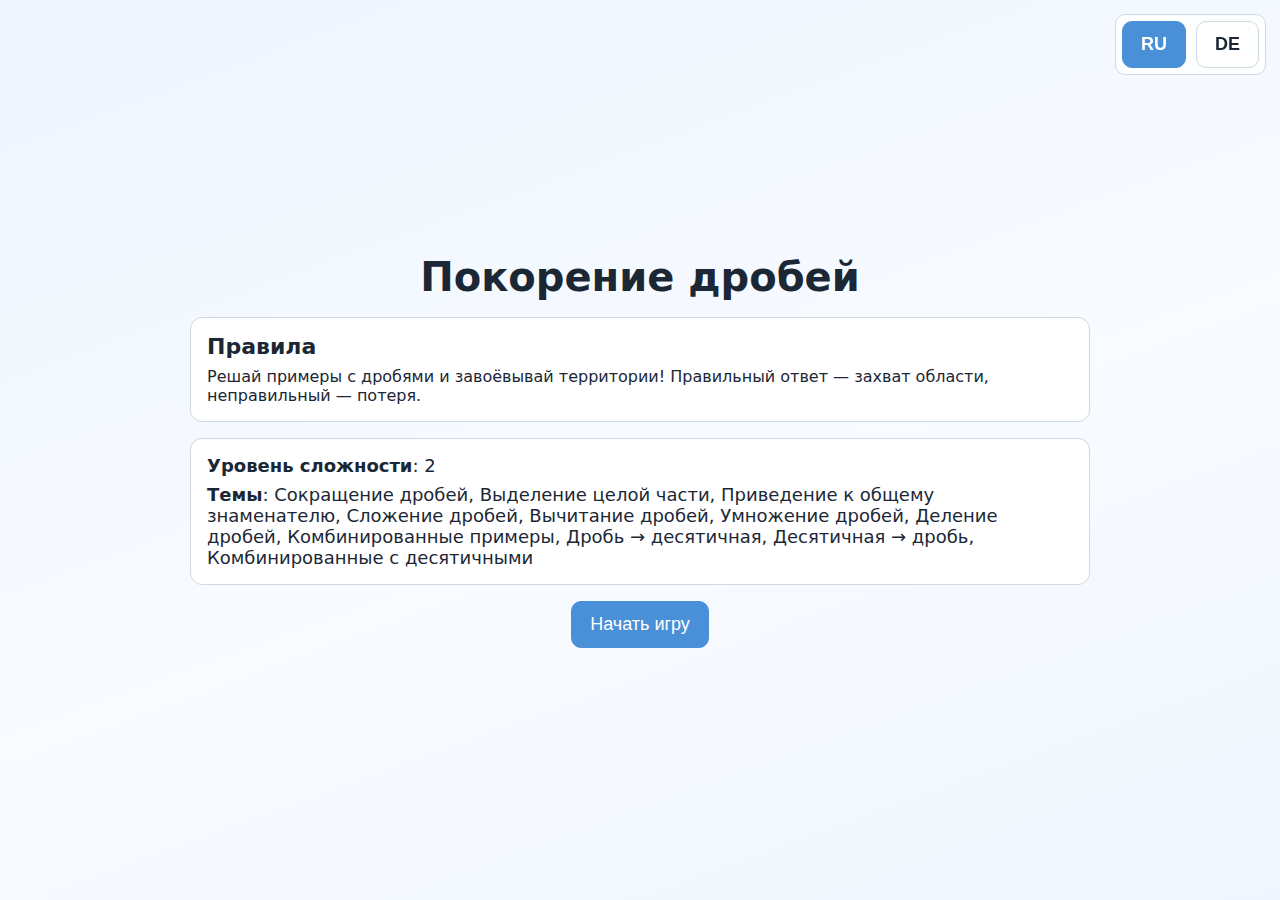
<file: index.html>
﻿<!--
  Fraction Conquest — Игровой тренажёр дробей
  Для школьников 5-7 классов (11-13 лет)

  Запуск: открыть index.html в браузере
  Настройки: открыть admin.html
  Тесты: открыть test.html

  Технологии: HTML + CSS + JavaScript (без зависимостей)
-->
<!doctype html>
<html lang="ru">
<head>
  <meta charset="utf-8">
  <meta name="viewport" content="width=device-width, initial-scale=1">
  <title>Покорение дробей</title>
  <link rel="stylesheet" href="css/main.css">
  <link rel="stylesheet" href="css/map.css">
</head>
<body>
  <main class="app-shell">
    <div class="language-switch language-switch-global" aria-label="Выбор языка">
      <button id="btn-lang-ru" class="btn btn-secondary lang-btn active" type="button" aria-pressed="true">RU</button>
      <button id="btn-lang-de" class="btn btn-secondary lang-btn" type="button" aria-pressed="false">DE</button>
    </div>

    <section id="screen-start" class="screen active">
      <h1 id="game-title" data-i18n="title">Покорение дробей</h1>

      <div class="panel">
        <h2 class="panel-title" data-i18n="rules_title">Правила</h2>
        <p data-i18n="rules_text">Решай примеры с дробями и завоёвывай территории! Правильный ответ — захват области, неправильный — потеря.</p>
      </div>

      <div class="panel settings-preview">
        <p><strong data-i18n="level_label">Уровень сложности</strong>: <span id="start-difficulty">—</span></p>
        <p><strong data-i18n="topics_label">Темы</strong>: <span id="start-topics">—</span></p>
      </div>

      <button id="btn-start-game" class="btn btn-primary" type="button" data-i18n="start_game">Начать игру</button>
    </section>

    <section id="screen-game" class="screen hidden">
      <div id="map-container">
        <svg id="game-map" viewBox="0 0 1000 500" role="img" aria-label="Игровая карта"></svg>
        <div id="score-bar">
          <span id="score-display">
            <span data-i18n="your_territories">Твои территории</span>:
            <strong id="player-territories">0</strong>
            /
            <span data-i18n="total">Всего</span>:
            <strong id="total-territories">0</strong>
          </span>
        </div>
      </div>

      <div id="task-container">
        <div id="task-question" aria-live="polite">Здесь появится условие задачи</div>

        <div id="answers-grid" aria-label="Варианты ответов">
          <button class="answer-btn" type="button" data-answer-index="0">Вариант 1</button>
          <button class="answer-btn" type="button" data-answer-index="1">Вариант 2</button>
          <button class="answer-btn" type="button" data-answer-index="2">Вариант 3</button>
          <button class="answer-btn" type="button" data-answer-index="3">Вариант 4</button>
          <button class="answer-btn" type="button" data-answer-index="4">Вариант 5</button>
          <button class="answer-btn" type="button" data-answer-index="5">Вариант 6</button>
        </div>

        <div id="timer-wrapper">
          <div id="timer-bar" aria-hidden="true">
            <div id="timer-bar-fill" class="timer-green"></div>
          </div>
          <div id="timer-text">0</div>
        </div>

        <div class="task-meta">
          <span id="task-number"><span data-i18n="task_number">Задача</span>: <span id="task-number-value">1</span></span>
          <span id="streak"><span data-i18n="streak">Серия</span>: <span id="streak-value">0</span></span>
        </div>

        <div id="feedback" class="hidden" role="status" aria-live="polite">
          <p id="feedback-message">Сообщение о результате</p>
          <p><strong data-i18n="explanation_label">Пояснение:</strong> <span id="feedback-explanation">Пояснение решения</span></p>
        </div>
      </div>
    </section>

    <section id="screen-result" class="screen hidden">
      <canvas id="confetti-canvas" aria-hidden="true"></canvas>
      <h2 id="result-title" data-i18n="victory_title">Поздравляем! Материк покорён!</h2>
      <p id="result-subtitle" class="result-subtitle"></p>

      <div class="panel" id="stats-panel">
        <p><span data-i18n="stats_solved">Решено задач</span>: <strong id="stat-solved">0</strong></p>
        <p><span data-i18n="stats_correct">Правильных</span>: <strong id="stat-correct">0</strong></p>
        <p><span data-i18n="stats_incorrect">Неправильных</span>: <strong id="stat-incorrect">0</strong></p>
        <p><span data-i18n="stats_percent">Процент правильных</span>: <strong id="stat-percent">0%</strong></p>
        <p><span data-i18n="stats_avg_time">Среднее время</span>: <strong id="stat-avg-time">0.0 сек</strong></p>
      </div>

      <div class="result-actions">
        <button id="btn-new-game" class="btn btn-primary" type="button" data-i18n="new_game">Новая игра</button>
        <button id="btn-back-home" class="btn btn-secondary" type="button" data-i18n="to_main">На главную</button>
      </div>
    </section>
  </main>

  <script src="js/settings.js"></script>
  <script src="js/i18n.js"></script>
  <script src="js/math-engine.js"></script>
  <script src="js/map-generator.js"></script>
  <script src="js/map-renderer.js"></script>
  <script src="js/timer.js"></script>
  <script src="js/ui-controller.js"></script>
  <script src="js/game-logic.js"></script>
  <script src="js/app.js"></script>
</body>
</html>
</file>
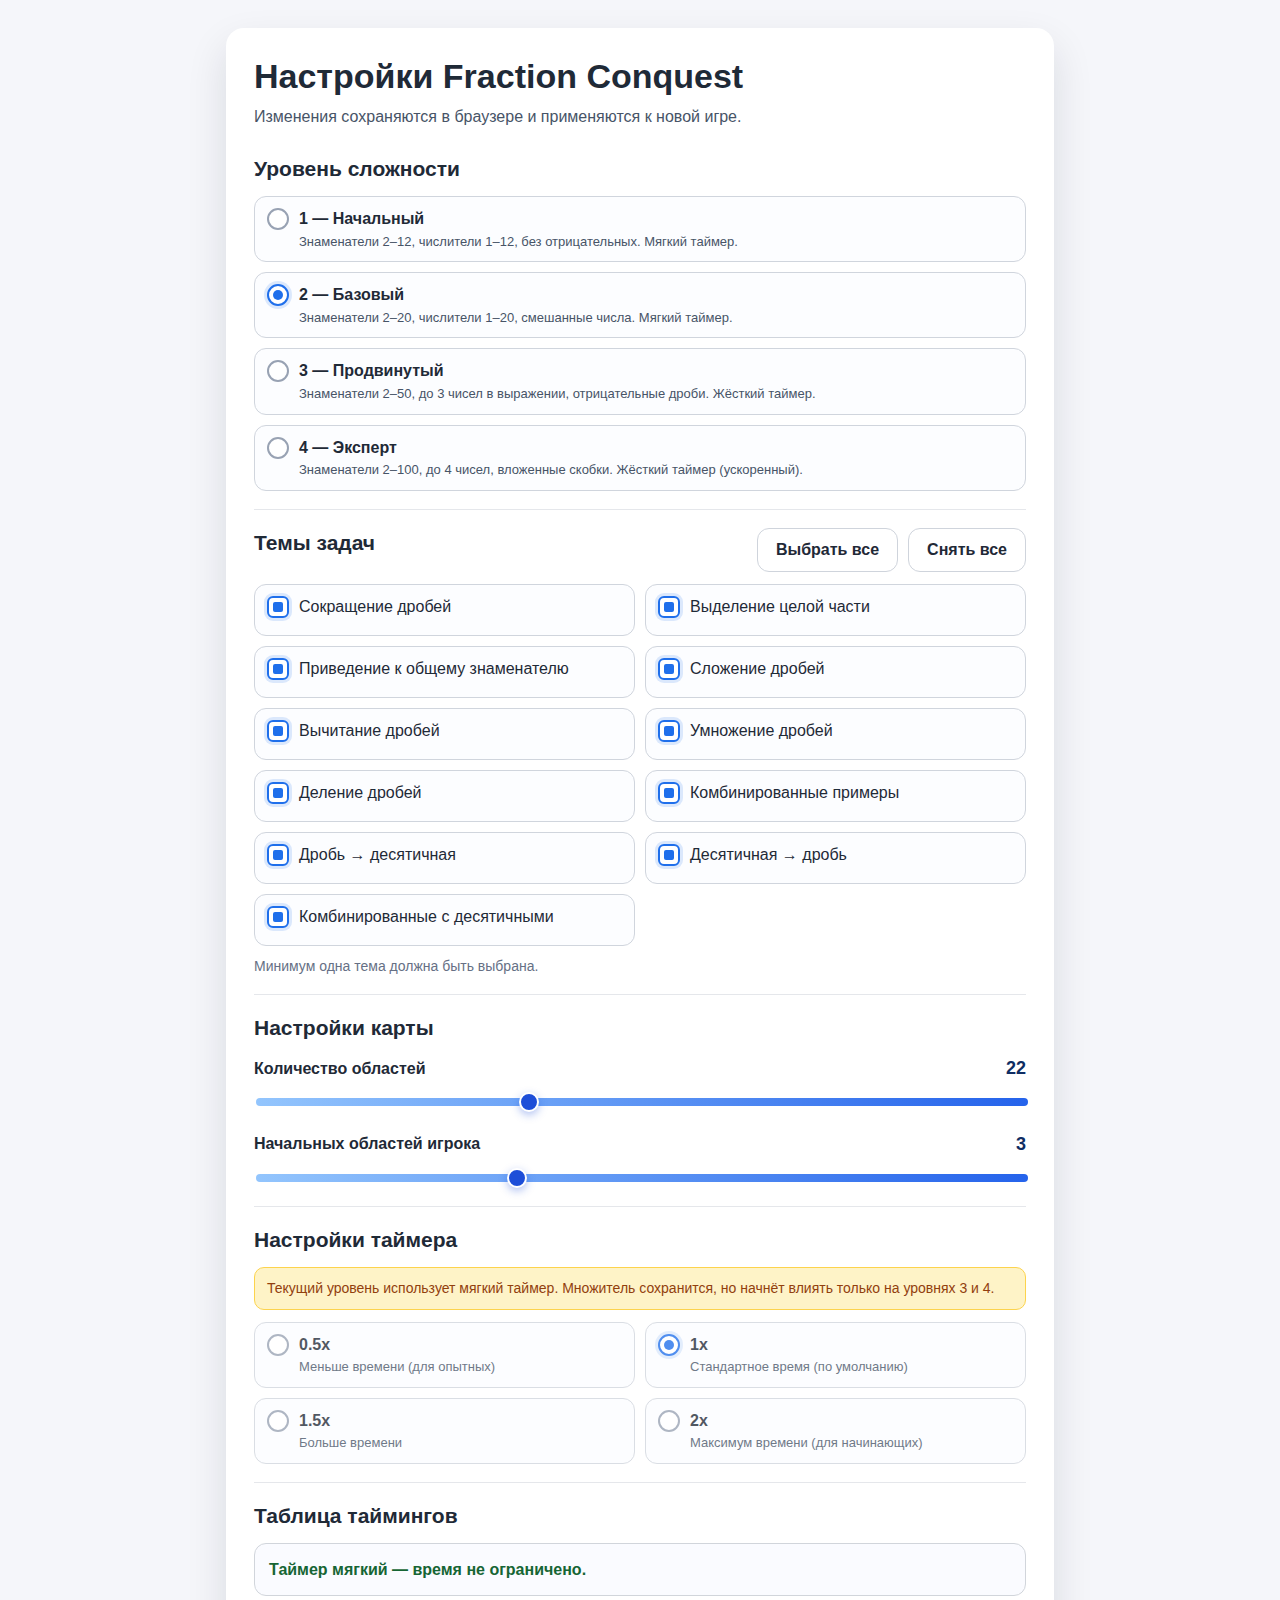
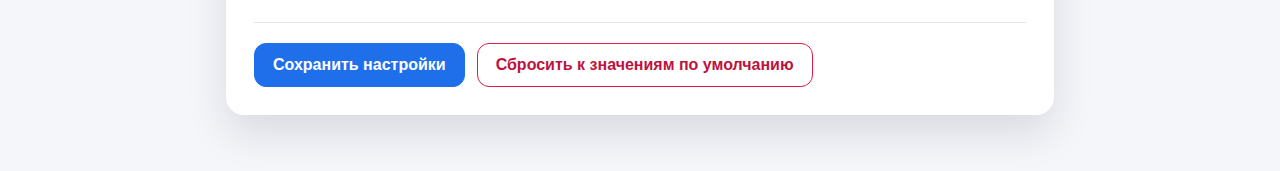
<file: admin.html>
<!doctype html>
<html lang="ru">
<head>
  <meta charset="utf-8">
  <meta name="viewport" content="width=device-width, initial-scale=1">
  <title>Админ-панель Fraction Conquest</title>
  <link rel="stylesheet" href="css/admin.css">
</head>
<body>
  <div id="admin-notification" class="admin-notification" role="status" aria-live="polite"></div>

  <main class="admin-page">
    <section class="admin-card">
      <header class="admin-header">
        <h1>Настройки Fraction Conquest</h1>
        <p>Изменения сохраняются в браузере и применяются к новой игре.</p>
      </header>

      <form id="admin-settings-form" novalidate>
        <section class="form-section" id="section-level">
          <h2>Уровень сложности</h2>
          <fieldset class="choices-list">
            <legend class="sr-only">Выберите уровень сложности</legend>

            <label class="choice-row">
              <input type="radio" name="level" value="1" id="level-1">
              <span class="choice-content">
                <strong>1 — Начальный</strong>
                <small>Знаменатели 2–12, числители 1–12, без отрицательных. Мягкий таймер.</small>
              </span>
            </label>

            <label class="choice-row">
              <input type="radio" name="level" value="2" id="level-2">
              <span class="choice-content">
                <strong>2 — Базовый</strong>
                <small>Знаменатели 2–20, числители 1–20, смешанные числа. Мягкий таймер.</small>
              </span>
            </label>

            <label class="choice-row">
              <input type="radio" name="level" value="3" id="level-3">
              <span class="choice-content">
                <strong>3 — Продвинутый</strong>
                <small>Знаменатели 2–50, до 3 чисел в выражении, отрицательные дроби. Жёсткий таймер.</small>
              </span>
            </label>

            <label class="choice-row">
              <input type="radio" name="level" value="4" id="level-4">
              <span class="choice-content">
                <strong>4 — Эксперт</strong>
                <small>Знаменатели 2–100, до 4 чисел, вложенные скобки. Жёсткий таймер (ускоренный).</small>
              </span>
            </label>
          </fieldset>
        </section>

        <section class="form-section" id="section-topics">
          <div class="section-head">
            <h2>Темы задач</h2>
            <div class="topic-actions">
              <button id="btn-topics-all" type="button" class="btn btn-light">Выбрать все</button>
              <button id="btn-topics-none" type="button" class="btn btn-light">Снять все</button>
            </div>
          </div>

          <fieldset class="topics-grid" id="topics-fieldset">
            <legend class="sr-only">Выберите темы задач</legend>

            <label class="choice-row topic-item"><input type="checkbox" name="topics" value="simplify" checked><span class="choice-content">Сокращение дробей</span></label>
            <label class="choice-row topic-item"><input type="checkbox" name="topics" value="mixed" checked><span class="choice-content">Выделение целой части</span></label>
            <label class="choice-row topic-item"><input type="checkbox" name="topics" value="common_denom" checked><span class="choice-content">Приведение к общему знаменателю</span></label>
            <label class="choice-row topic-item"><input type="checkbox" name="topics" value="add" checked><span class="choice-content">Сложение дробей</span></label>
            <label class="choice-row topic-item"><input type="checkbox" name="topics" value="subtract" checked><span class="choice-content">Вычитание дробей</span></label>
            <label class="choice-row topic-item"><input type="checkbox" name="topics" value="multiply" checked><span class="choice-content">Умножение дробей</span></label>
            <label class="choice-row topic-item"><input type="checkbox" name="topics" value="divide" checked><span class="choice-content">Деление дробей</span></label>
            <label class="choice-row topic-item"><input type="checkbox" name="topics" value="combined" checked><span class="choice-content">Комбинированные примеры</span></label>
            <label class="choice-row topic-item"><input type="checkbox" name="topics" value="to_decimal" checked><span class="choice-content">Дробь → десятичная</span></label>
            <label class="choice-row topic-item"><input type="checkbox" name="topics" value="from_decimal" checked><span class="choice-content">Десятичная → дробь</span></label>
            <label class="choice-row topic-item"><input type="checkbox" name="topics" value="mixed_decimal" checked><span class="choice-content">Комбинированные с десятичными</span></label>
          </fieldset>

          <p class="section-hint">Минимум одна тема должна быть выбрана.</p>
        </section>

        <section class="form-section" id="section-map">
          <h2>Настройки карты</h2>

          <div class="range-field">
            <div class="range-head">
              <label for="map-regions">Количество областей</label>
              <strong id="map-regions-value">22</strong>
            </div>
            <input id="map-regions" name="mapRegions" type="range" min="15" max="35" value="22">
          </div>

          <div class="range-field">
            <div class="range-head">
              <label for="player-start-regions">Начальных областей игрока</label>
              <strong id="player-start-regions-value">3</strong>
            </div>
            <input id="player-start-regions" name="playerStartRegions" type="range" min="2" max="5" value="3">
          </div>
        </section>

        <section class="form-section" id="section-timer">
          <h2>Настройки таймера</h2>
          <p id="timer-level-note" class="timer-level-note">
            Множитель применяется к стандартному времени на каждую задачу (актуально для уровней 3 и 4).
          </p>

          <fieldset class="timer-options" id="timer-options-fieldset">
            <legend class="sr-only">Выберите множитель времени</legend>
            <label class="choice-row timer-item">
              <input type="radio" name="timerMultiplier" value="0.5">
              <span class="choice-content"><strong>0.5x</strong><small>Меньше времени (для опытных)</small></span>
            </label>
            <label class="choice-row timer-item">
              <input type="radio" name="timerMultiplier" value="1">
              <span class="choice-content"><strong>1x</strong><small>Стандартное время (по умолчанию)</small></span>
            </label>
            <label class="choice-row timer-item">
              <input type="radio" name="timerMultiplier" value="1.5">
              <span class="choice-content"><strong>1.5x</strong><small>Больше времени</small></span>
            </label>
            <label class="choice-row timer-item">
              <input type="radio" name="timerMultiplier" value="2">
              <span class="choice-content"><strong>2x</strong><small>Максимум времени (для начинающих)</small></span>
            </label>
          </fieldset>
        </section>

        <section class="form-section" id="section-timings">
          <h2>Таблица таймингов</h2>
          <div id="timing-preview" class="timing-preview" aria-live="polite"></div>
        </section>

        <div class="form-actions">
          <button id="btn-save-settings" class="btn btn-primary" type="submit">Сохранить настройки</button>
          <button id="btn-reset-settings" class="btn btn-danger" type="button">Сбросить к значениям по умолчанию</button>
        </div>
      </form>
    </section>
  </main>

  <script src="js/settings.js"></script>
  <script>
    (function initAdminPage() {
      "use strict";

      var form = document.getElementById("admin-settings-form");
      if (!form || !window.Settings) {
        return;
      }

      var TOPIC_ORDER = [
        "simplify",
        "mixed",
        "common_denom",
        "add",
        "subtract",
        "multiply",
        "divide",
        "combined",
        "to_decimal",
        "from_decimal",
        "mixed_decimal"
      ];

      var TOPIC_LABELS = {
        simplify: "Сокращение",
        mixed: "Выделение целой части",
        common_denom: "Общий знаменатель",
        add: "Сложение",
        subtract: "Вычитание",
        multiply: "Умножение",
        divide: "Деление",
        combined: "Комбинированные",
        to_decimal: "Дробь → десятичная",
        from_decimal: "Десятичная → дробь",
        mixed_decimal: "Комбинированные с десятичными"
      };

      var mapRegionsInput = document.getElementById("map-regions");
      var mapRegionsValue = document.getElementById("map-regions-value");
      var playerStartInput = document.getElementById("player-start-regions");
      var playerStartValue = document.getElementById("player-start-regions-value");
      var topicsFieldset = document.getElementById("topics-fieldset");
      var topicCheckboxes = Array.prototype.slice.call(topicsFieldset.querySelectorAll('input[name="topics"]'));
      var timerNote = document.getElementById("timer-level-note");
      var timerSection = document.getElementById("section-timer");
      var timerOptions = document.getElementById("timer-options-fieldset");
      var timingPreview = document.getElementById("timing-preview");
      var selectAllButton = document.getElementById("btn-topics-all");
      var clearAllButton = document.getElementById("btn-topics-none");
      var resetButton = document.getElementById("btn-reset-settings");
      var notification = document.getElementById("admin-notification");
      var notificationTimer = null;

      function getSelectedLevel() {
        var selected = form.querySelector('input[name="level"]:checked');
        return selected ? Number(selected.value) : 2;
      }

      function getSelectedMultiplier() {
        var selected = form.querySelector('input[name="timerMultiplier"]:checked');
        return selected ? Number(selected.value) : 1;
      }

      function getSelectedTopics() {
        var topics = [];
        for (var i = 0; i < topicCheckboxes.length; i += 1) {
          if (topicCheckboxes[i].checked) {
            topics.push(topicCheckboxes[i].value);
          }
        }
        return topics;
      }

      function setRadioValue(name, value) {
        var selector = 'input[name="' + name + '"][value="' + String(value) + '"]';
        var target = form.querySelector(selector);
        if (target) {
          target.checked = true;
        }
      }

      function updateRangeLabels() {
        mapRegionsValue.textContent = mapRegionsInput.value;
        playerStartValue.textContent = playerStartInput.value;
      }

      function topicLabel(code) {
        if (TOPIC_LABELS[code]) {
          return TOPIC_LABELS[code];
        }

        var topics = Array.isArray(window.Settings.TOPICS) ? window.Settings.TOPICS : [];
        for (var i = 0; i < topics.length; i += 1) {
          if (topics[i] && topics[i].code === code && typeof topics[i].ru === "string") {
            return topics[i].ru;
          }
        }
        return code;
      }

      function formatSeconds(value) {
        var rounded = Math.round(value * 10) / 10;
        if (Math.abs(rounded - Math.round(rounded)) < 0.001) {
          return String(Math.round(rounded));
        }
        return String(rounded).replace(".", ",");
      }

      function updateTimerApplicability() {
        var level = getSelectedLevel();
        var hardMode = level >= 3;

        timerSection.classList.toggle("is-soft-level", !hardMode);
        timerSection.classList.toggle("is-hard-level", hardMode);

        if (hardMode) {
          timerNote.textContent = "Множитель применяется к стандартному времени на каждую задачу (актуально для уровней 3 и 4).";
          timerOptions.removeAttribute("aria-disabled");
        } else {
          timerNote.textContent = "Текущий уровень использует мягкий таймер. Множитель сохранится, но начнёт влиять только на уровнях 3 и 4.";
          timerOptions.setAttribute("aria-disabled", "true");
        }
      }

      function renderTimingPreview() {
        var level = getSelectedLevel();
        var multiplier = getSelectedMultiplier();

        timingPreview.innerHTML = "";

        if (level <= 2) {
          var softText = document.createElement("p");
          softText.className = "soft-timer-note";
          softText.textContent = "Таймер мягкий — время не ограничено.";
          timingPreview.appendChild(softText);
          return;
        }

        var title = document.createElement("p");
        title.className = "timing-title";
        title.textContent = "Время на задачу (уровень " + String(level) + ", множитель " + String(multiplier) + "x):";
        timingPreview.appendChild(title);

        var list = document.createElement("ul");
        list.className = "timing-list";

        var timings = window.Settings.TIMINGS || {};
        for (var i = 0; i < TOPIC_ORDER.length; i += 1) {
          var code = TOPIC_ORDER[i];
          var baseByLevel = timings[code];
          var base = Array.isArray(baseByLevel) ? Number(baseByLevel[level - 1]) : 90;
          var finalValue = base * multiplier;

          var item = document.createElement("li");
          var label = document.createElement("span");
          var value = document.createElement("strong");

          label.textContent = "• " + topicLabel(code);
          value.textContent = formatSeconds(finalValue) + " сек";

          item.appendChild(label);
          item.appendChild(value);
          list.appendChild(item);
        }

        timingPreview.appendChild(list);
      }

      function showNotification(message, type) {
        if (!notification) {
          return;
        }

        if (notificationTimer) {
          window.clearTimeout(notificationTimer);
          notificationTimer = null;
        }

        notification.textContent = message;
        notification.classList.remove("is-success", "is-error", "is-info");

        var mode = String(type || "info");
        if (mode === "success") {
          notification.classList.add("is-success");
        } else if (mode === "error") {
          notification.classList.add("is-error");
        } else {
          notification.classList.add("is-info");
        }

        notification.classList.add("is-visible");

        notificationTimer = window.setTimeout(function hideNotification() {
          notification.classList.remove("is-visible");
        }, 3000);
      }

      function ensureAtLeastOneTopic(changed) {
        var selected = getSelectedTopics();
        if (selected.length > 0) {
          return true;
        }

        if (changed) {
          changed.checked = true;
        } else if (topicCheckboxes.length > 0) {
          topicCheckboxes[0].checked = true;
        }

        showNotification("Нельзя снять последнюю тему. Выберите хотя бы одну.", "error");
        return false;
      }

      function loadSettingsToForm() {
        var s = window.Settings.load();
        setRadioValue("level", s.level);
        setRadioValue("timerMultiplier", s.timerMultiplier);

        var selectedMap = {};
        for (var i = 0; i < s.topics.length; i += 1) {
          selectedMap[s.topics[i]] = true;
        }

        for (var j = 0; j < topicCheckboxes.length; j += 1) {
          topicCheckboxes[j].checked = Boolean(selectedMap[topicCheckboxes[j].value]);
        }

        if (!ensureAtLeastOneTopic()) {
          // ensured inside function
        }

        mapRegionsInput.value = String(s.mapRegions);
        playerStartInput.value = String(s.playerStartRegions);

        updateRangeLabels();
        updateTimerApplicability();
        renderTimingPreview();
      }

      function readFormToSettings() {
        return {
          level: getSelectedLevel(),
          topics: getSelectedTopics(),
          mapRegions: Number(mapRegionsInput.value),
          playerStartRegions: Number(playerStartInput.value),
          timerMultiplier: getSelectedMultiplier()
        };
      }

      function saveSettings() {
        var s = readFormToSettings();

        if (s.topics.length === 0) {
          showNotification("Выберите хотя бы одну тему!", "error");
          return;
        }

        window.Settings.save(s);
        loadSettingsToForm();
        showNotification("Настройки сохранены!", "success");
      }

      function resetSettings() {
        window.Settings.reset();
        loadSettingsToForm();
        showNotification("Настройки сброшены к значениям по умолчанию", "info");
      }

      form.addEventListener("submit", function onSubmit(event) {
        event.preventDefault();
        saveSettings();
      });

      resetButton.addEventListener("click", function onResetClick() {
        resetSettings();
      });

      mapRegionsInput.addEventListener("input", updateRangeLabels);
      playerStartInput.addEventListener("input", updateRangeLabels);

      mapRegionsInput.addEventListener("change", function onMapRangeChange() {
        updateRangeLabels();
      });
      playerStartInput.addEventListener("change", function onPlayerRangeChange() {
        updateRangeLabels();
      });

      selectAllButton.addEventListener("click", function onSelectAll() {
        for (var i = 0; i < topicCheckboxes.length; i += 1) {
          topicCheckboxes[i].checked = true;
        }
      });

      clearAllButton.addEventListener("click", function onClearAll() {
        for (var i = 0; i < topicCheckboxes.length; i += 1) {
          topicCheckboxes[i].checked = false;
        }
        ensureAtLeastOneTopic();
      });

      for (var i = 0; i < topicCheckboxes.length; i += 1) {
        topicCheckboxes[i].addEventListener("change", function onTopicChange(event) {
          if (!event.target.checked) {
            ensureAtLeastOneTopic(event.target);
          }
        });
      }

      var levelInputs = form.querySelectorAll('input[name="level"]');
      for (var li = 0; li < levelInputs.length; li += 1) {
        levelInputs[li].addEventListener("change", function onLevelChange() {
          updateTimerApplicability();
          renderTimingPreview();
        });
      }

      var multiplierInputs = form.querySelectorAll('input[name="timerMultiplier"]');
      for (var mi = 0; mi < multiplierInputs.length; mi += 1) {
        multiplierInputs[mi].addEventListener("change", function onMultiplierChange() {
          renderTimingPreview();
        });
      }

      document.addEventListener("DOMContentLoaded", function onReady() {
        loadSettingsToForm();
      });

      if (document.readyState !== "loading") {
        loadSettingsToForm();
      }
    })();
  </script>
</body>
</html>
</file>
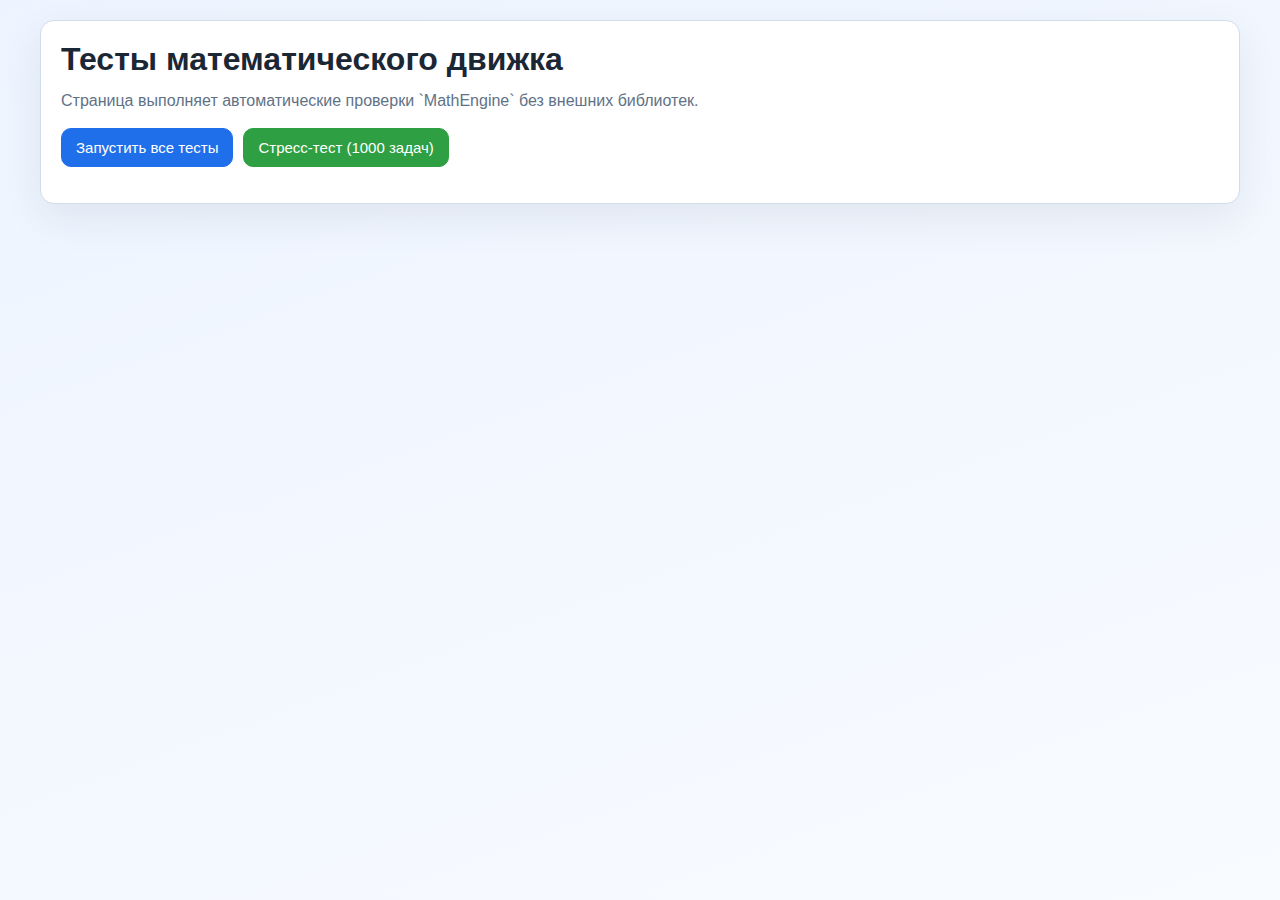
<file: test.html>
<!doctype html>
<html lang="ru">
<head>
  <meta charset="utf-8">
  <meta name="viewport" content="width=device-width, initial-scale=1">
  <title>Fraction Conquest — Тесты мат. движка</title>
  <style>
    :root {
      --ok-bg: #e8f7ec;
      --ok-border: #2ea043;
      --fail-bg: #fdebec;
      --fail-border: #d1242f;
      --info-bg: #eef4ff;
      --info-border: #1f6feb;
      --text: #1c2735;
      --muted: #617286;
      --surface: #ffffff;
      --border: #d3dce8;
    }

    * {
      box-sizing: border-box;
    }

    body {
      margin: 0;
      font-family: "Segoe UI", Tahoma, sans-serif;
      color: var(--text);
      background: linear-gradient(160deg, #edf4ff 0%, #f8fbff 100%);
      min-height: 100vh;
      padding: 20px;
    }

    .container {
      max-width: 1200px;
      margin: 0 auto;
      background: var(--surface);
      border: 1px solid var(--border);
      border-radius: 14px;
      padding: 20px;
      box-shadow: 0 14px 40px rgba(28, 39, 53, 0.08);
    }

    h1 {
      margin: 0 0 14px;
      font-size: 32px;
    }

    .hint {
      margin: 0 0 18px;
      color: var(--muted);
    }

    #test-controls {
      display: flex;
      gap: 10px;
      margin-bottom: 16px;
      flex-wrap: wrap;
    }

    button {
      border: 1px solid #1f6feb;
      background: #1f6feb;
      color: #ffffff;
      border-radius: 10px;
      padding: 10px 14px;
      font-size: 15px;
      cursor: pointer;
      transition: transform 0.12s ease, filter 0.12s ease;
    }

    button:hover:not(:disabled) {
      transform: translateY(-1px);
      filter: brightness(1.03);
    }

    button.secondary {
      border-color: #2ea043;
      background: #2ea043;
    }

    button:disabled {
      opacity: 0.6;
      cursor: default;
    }

    .summary {
      border: 1px solid var(--border);
      border-radius: 10px;
      padding: 12px;
      background: #f7faff;
      margin-bottom: 12px;
    }

    .summary strong {
      font-size: 18px;
    }

    .summary-line {
      margin-top: 8px;
      color: var(--muted);
    }

    table {
      width: 100%;
      border-collapse: collapse;
      table-layout: fixed;
      border: 1px solid var(--border);
      border-radius: 10px;
      overflow: hidden;
      background: #fff;
    }

    thead th {
      text-align: left;
      font-size: 14px;
      padding: 10px;
      border-bottom: 1px solid var(--border);
      background: #f3f8ff;
    }

    tbody td {
      padding: 8px 10px;
      border-top: 1px solid #edf1f7;
      vertical-align: top;
      word-break: break-word;
      font-size: 14px;
    }

    tr.pass td {
      background: var(--ok-bg);
      border-left: 4px solid var(--ok-border);
    }

    tr.fail td {
      background: var(--fail-bg);
      border-left: 4px solid var(--fail-border);
    }

    tr.info td {
      background: var(--info-bg);
      border-left: 4px solid var(--info-border);
    }

    .status-pill {
      display: inline-block;
      min-width: 44px;
      text-align: center;
      border-radius: 999px;
      padding: 2px 8px;
      font-size: 12px;
      font-weight: 700;
      text-transform: uppercase;
    }

    .pill-pass {
      color: #126a2f;
      background: #d4f2dd;
    }

    .pill-fail {
      color: #8e1221;
      background: #ffd7db;
    }

    .pill-info {
      color: #0b4dad;
      background: #dce9ff;
    }
  </style>
</head>
<body>
  <div class="container">
    <h1>Тесты математического движка</h1>
    <p class="hint">Страница выполняет автоматические проверки `MathEngine` без внешних библиотек.</p>

    <div id="test-controls">
      <button id="btn-run-all" onclick="runAllTests()">Запустить все тесты</button>
      <button id="btn-run-stress" class="secondary" onclick="runStressTest()">Стресс-тест (1000 задач)</button>
    </div>

    <div id="test-results"></div>
  </div>

  <script src="js/settings.js"></script>
  <script src="js/i18n.js"></script>
  <script src="js/math-engine.js"></script>
  <script>
    (function initMathEngineTests(global) {
      "use strict";

      var topics = [
        "simplify",
        "mixed",
        "common_denom",
        "add",
        "subtract",
        "multiply",
        "divide",
        "combined",
        "to_decimal",
        "from_decimal",
        "mixed_decimal"
      ];
      var levels = [1, 2, 3, 4];

      var testsPassed = 0;
      var testsFailed = 0;
      var results = [];
      var currentMode = "all";
      var runStartedAt = 0;

      function byId(id) {
        return document.getElementById(id);
      }

      function nowMs() {
        return Date.now();
      }

      function addResult(status, message) {
        results.push({
          status: status,
          message: String(message || "")
        });
      }

      function assert(condition, message) {
        if (condition) {
          testsPassed += 1;
          addResult("pass", message);
        } else {
          testsFailed += 1;
          addResult("fail", message);
          if (global.console && typeof global.console.error === "function") {
            global.console.error("FAIL:", message);
          }
        }
      }

      function assertEqual(actual, expected, message) {
        assert(
          actual === expected,
          message + ": ожидалось " + String(expected) + ", получено " + String(actual)
        );
      }

      function info(message) {
        addResult("info", message);
      }

      function beginSection(title) {
        info("=== " + title + " ===");
      }

      function resetResults(modeName) {
        testsPassed = 0;
        testsFailed = 0;
        results = [];
        currentMode = modeName;
        runStartedAt = nowMs();
      }

      function setButtonsDisabled(disabled) {
        var allBtn = byId("btn-run-all");
        var stressBtn = byId("btn-run-stress");
        if (allBtn) {
          allBtn.disabled = Boolean(disabled);
        }
        if (stressBtn) {
          stressBtn.disabled = Boolean(disabled);
        }
      }

      function decimalPlacesFromNumber(value) {
        var text = String(Number(value));
        if (text.indexOf("e") !== -1 || text.indexOf("E") !== -1) {
          text = Number(value).toFixed(6);
        }
        var dot = text.indexOf(".");
        if (dot === -1) {
          return 0;
        }
        return text.length - dot - 1;
      }

      function getDecimalPlacesForTask(task) {
        if (!task || task.answerType !== "decimal") {
          return 3;
        }

        if (
          task.correctAnswer &&
          typeof task.correctAnswer.display === "string" &&
          task.correctAnswer.display.indexOf("(") !== -1
        ) {
          return 3;
        }

        var decimalValue = task.correctAnswer ? task.correctAnswer.decimal : null;
        if (!Number.isFinite(decimalValue)) {
          return 3;
        }
        return Math.max(1, Math.min(6, decimalPlacesFromNumber(decimalValue)));
      }

      function normalizeToFraction(value) {
        if (value === null || value === undefined) {
          return null;
        }

        try {
          if (typeof value === "number") {
            return MathEngine.simplifyFraction(value, 1);
          }

          if (typeof value !== "object") {
            return null;
          }

          if (Object.prototype.hasOwnProperty.call(value, "decimal")) {
            return MathEngine.decimalToFraction(value.decimal);
          }

          if (Object.prototype.hasOwnProperty.call(value, "whole")) {
            return MathEngine.toImproper(value.whole, value.num, value.den);
          }

          if (
            Object.prototype.hasOwnProperty.call(value, "num") &&
            Object.prototype.hasOwnProperty.call(value, "den")
          ) {
            return MathEngine.simplifyFraction(value.num, value.den);
          }
        } catch (error) {
          return null;
        }

        return null;
      }

      function detectOptionKind(task) {
        if (!task || typeof task !== "object") {
          return "fraction";
        }

        if (task.topic === "common_denom" || task.answerType === "common_denom") {
          return "common_denom";
        }
        if (task.answerType === "decimal") {
          return "decimal";
        }
        if (task.answerType === "mixed" || task.topic === "mixed") {
          return "mixed";
        }

        return "fraction";
      }

      function getCommonDenValue(value) {
        if (Number.isFinite(value)) {
          return Math.abs(Math.trunc(value));
        }
        if (value && typeof value === "object" && Number.isFinite(value.commonDen)) {
          return Math.abs(Math.trunc(value.commonDen));
        }
        return null;
      }

      function optionKey(option, task) {
        var kind = detectOptionKind(task);

        if (kind === "common_denom") {
          var common = getCommonDenValue(option);
          return common === null ? null : ("c:" + String(common));
        }

        if (kind === "decimal") {
          var decimalValue = option && typeof option === "object" ? option.decimal : option;
          if (!Number.isFinite(decimalValue)) {
            return null;
          }
          var places = getDecimalPlacesForTask(task);
          return "d:" + Number(decimalValue).toFixed(places);
        }

        var fraction = normalizeToFraction(option);
        if (!fraction) {
          return null;
        }
        return "f:" + String(fraction.num) + "/" + String(fraction.den);
      }

      function optionsEqual(left, right, task) {
        var leftKey = optionKey(left, task);
        var rightKey = optionKey(right, task);
        return Boolean(leftKey && rightKey && leftKey === rightKey);
      }

      function isCorrectOptionPresent(task) {
        if (!task || !Array.isArray(task.options)) {
          return false;
        }

        for (var i = 0; i < task.options.length; i += 1) {
          if (optionsEqual(task.options[i], task.correctAnswer, task)) {
            return true;
          }
        }
        return false;
      }

      function collectNumbers(value, out) {
        var target = out || [];

        if (typeof value === "number" && Number.isFinite(value)) {
          target.push(value);
          return target;
        }

        if (Array.isArray(value)) {
          for (var i = 0; i < value.length; i += 1) {
            collectNumbers(value[i], target);
          }
          return target;
        }

        if (value && typeof value === "object") {
          var keys = Object.keys(value);
          for (var j = 0; j < keys.length; j += 1) {
            collectNumbers(value[keys[j]], target);
          }
        }

        return target;
      }

      function testUtilities() {
        beginSection("Утилиты");

        assertEqual(MathEngine.gcd(12, 8), 4, "gcd(12, 8)");
        assertEqual(MathEngine.gcd(7, 13), 1, "gcd(7, 13)");
        assertEqual(MathEngine.gcd(0, 5), 5, "gcd(0, 5)");
        assertEqual(MathEngine.gcd(100, 75), 25, "gcd(100, 75)");

        assertEqual(MathEngine.lcm(4, 6), 12, "lcm(4, 6)");
        assertEqual(MathEngine.lcm(3, 5), 15, "lcm(3, 5)");

        var r = MathEngine.simplifyFraction(6, 8);
        assertEqual(r.num, 3, "simplify 6/8 num");
        assertEqual(r.den, 4, "simplify 6/8 den");

        r = MathEngine.simplifyFraction(-6, 8);
        assertEqual(r.num, -3, "simplify -6/8 num (знак в числителе)");
        assertEqual(r.den, 4, "simplify -6/8 den");

        r = MathEngine.simplifyFraction(6, -8);
        assertEqual(r.num, -3, "simplify 6/-8 num (знак нормализован)");
        assertEqual(r.den, 4, "simplify 6/-8 den");

        r = MathEngine.toImproper(2, 3, 4);
        assertEqual(r.num, 11, "toImproper(2, 3, 4) num");
        assertEqual(r.den, 4, "toImproper(2, 3, 4) den");

        r = MathEngine.toMixed(11, 4);
        assertEqual(r.whole, 2, "toMixed(11, 4) whole");
        assertEqual(r.num, 3, "toMixed(11, 4) num");
        assertEqual(r.den, 4, "toMixed(11, 4) den");

        assert(
          MathEngine.fractionsEqual({ num: 1, den: 2 }, { num: 2, den: 4 }),
          "1/2 == 2/4"
        );
        assert(
          !MathEngine.fractionsEqual({ num: 1, den: 2 }, { num: 1, den: 3 }),
          "1/2 != 1/3"
        );

        r = MathEngine.decimalToFraction(0.75);
        assertEqual(r.num, 3, "decimalToFraction(0.75) num");
        assertEqual(r.den, 4, "decimalToFraction(0.75) den");
      }

      function testTaskGeneration() {
        beginSection("Генерация задач по темам и уровням");

        for (var t = 0; t < topics.length; t += 1) {
          var topic = topics[t];
          for (var l = 0; l < levels.length; l += 1) {
            var level = levels[l];

            for (var i = 0; i < 10; i += 1) {
              var prefix = topic + " L" + String(level) + " #" + String(i);

              try {
                var task = MathEngine.generateTask(topic, level);
                assert(task !== null && typeof task === "object", prefix + ": задача сгенерирована");
                if (!task || typeof task !== "object") {
                  continue;
                }

                assert(task.topic === topic, prefix + ": topic совпадает");
                assert(task.level === level, prefix + ": level совпадает");
                assert(task.correctAnswer !== undefined, prefix + ": есть правильный ответ");
                assert(Array.isArray(task.options), prefix + ": options массив");
                assert(task.options && task.options.length === 6, prefix + ": 6 вариантов");
                assert(
                  Number.isInteger(task.correctIndex) && task.correctIndex >= 0 && task.correctIndex <= 5,
                  prefix + ": correctIndex корректен"
                );

                if (Array.isArray(task.options) && task.options.length === 6) {
                  var optionAtCorrect = task.options[task.correctIndex];
                  assert(
                    optionsEqual(optionAtCorrect, task.correctAnswer, task),
                    prefix + ": вариант по correctIndex равен correctAnswer"
                  );

                  assert(
                    isCorrectOptionPresent(task),
                    prefix + ": правильный ответ присутствует среди вариантов"
                  );

                  for (var a = 0; a < 6; a += 1) {
                    for (var b = a + 1; b < 6; b += 1) {
                      assert(
                        !optionsEqual(task.options[a], task.options[b], task),
                        prefix + ": варианты " + String(a) + " и " + String(b) + " уникальны"
                      );
                    }
                  }
                }

                assert(
                  task.explanation && typeof task.explanation.ru === "string" && task.explanation.ru.length > 0,
                  prefix + ": пояснение RU"
                );
                assert(
                  task.explanation && typeof task.explanation.de === "string" && task.explanation.de.length > 0,
                  prefix + ": пояснение DE"
                );
              } catch (error) {
                assert(false, prefix + ": ИСКЛЮЧЕНИЕ: " + error.message);
              }
            }
          }
        }
      }

      function testInvariants() {
        beginSection("Инварианты");

        for (var i = 0; i < 20; i += 1) {
          var simplifyTask = MathEngine.generateTask("simplify", 1);
          var q = simplifyTask.question;
          assert(
            MathEngine.gcd(Math.abs(q.num), q.den) > 1,
            "simplify: " + String(q.num) + "/" + String(q.den) + " должна быть сократимой"
          );
        }

        for (var j = 0; j < 20; j += 1) {
          var mixedTask = MathEngine.generateTask("mixed", 1);
          assert(
            mixedTask.question.num > mixedTask.question.den,
            "mixed: " + String(mixedTask.question.num) + "/" + String(mixedTask.question.den) + " должна быть неправильной"
          );
        }

        for (var level = 1; level <= 2; level += 1) {
          for (var k = 0; k < 20; k += 1) {
            var subtractTask = MathEngine.generateTask("subtract", level);
            var normalized = normalizeToFraction(subtractTask.correctAnswer);
            var value = normalized ? (normalized.num / normalized.den) : NaN;
            assert(value >= 0, "subtract L" + String(level) + ": результат " + String(value) + " >= 0");
          }
        }

        for (var m = 0; m < 50; m += 1) {
          var addTask = MathEngine.generateTask("add", 2);
          for (var idx = 0; idx < addTask.options.length; idx += 1) {
            var opt = addTask.options[idx];
            if (opt && typeof opt === "object" && opt.num !== undefined && opt.den !== undefined) {
              var g = MathEngine.gcd(Math.abs(opt.num), Math.abs(opt.den));
              assert(g === 1, "add L2: вариант " + String(idx) + " (" + String(opt.num) + "/" + String(opt.den) + ") несократим");
            }
          }
        }

        for (var n = 0; n < 50; n += 1) {
          var combinedTask = MathEngine.generateTask("combined", 4);
          var ans = combinedTask.correctAnswer;
          if (ans && typeof ans === "object" && ans.num !== undefined && ans.den !== undefined) {
            assert(Math.abs(ans.num) <= 999, "combined L4: числитель " + String(ans.num) + " <= 999");
            assert(Math.abs(ans.den) <= 999, "combined L4: знаменатель " + String(ans.den) + " <= 999");
          }

          var allNumbers = collectNumbers(combinedTask, []);
          for (var z = 0; z < allNumbers.length; z += 1) {
            assert(Math.abs(allNumbers[z]) <= 999, "combined L4: число " + String(allNumbers[z]) + " по модулю <= 999");
          }
        }
      }

      function testDistractors() {
        beginSection("Дистракторы и типичные ошибки");

        var totalChecked = 0;
        var foundTypical = 0;

        for (var i = 0; i < 120; i += 1) {
          var task = MathEngine.generateTask("add", 1);
          var question = task.question || {};
          var operands = Array.isArray(question.operands) ? question.operands : [];
          if (operands.length !== 2) {
            continue;
          }

          var left = normalizeToFraction(operands[0]);
          var right = normalizeToFraction(operands[1]);
          if (!left || !right) {
            continue;
          }

          var wrong = MathEngine.simplifyFraction(left.num + right.num, left.den + right.den);
          if (MathEngine.fractionsEqual(wrong, task.correctAnswer)) {
            continue;
          }

          totalChecked += 1;
          var hasWrong = false;
          for (var optionIndex = 0; optionIndex < task.options.length; optionIndex += 1) {
            if (optionsEqual(task.options[optionIndex], wrong, task)) {
              hasWrong = true;
              break;
            }
          }

          if (hasWrong) {
            foundTypical += 1;
          }
        }

        info("Дистракторы add L1: проверено задач = " + String(totalChecked) + ", найдено типичных ошибок = " + String(foundTypical));
        assert(totalChecked > 0, "distractors: найдены задачи для проверки типичных ошибок");
        assert(foundTypical > 0, "distractors: хотя бы в части задач присутствует типичная ошибка");
      }

      function runStressLoop() {
        beginSection("Стресс-тест 1000 задач");

        var total = 0;
        var errors = 0;
        var started = nowMs();

        for (var i = 0; i < 1000; i += 1) {
          var topic = topics[Math.floor(Math.random() * topics.length)];
          var level = Math.floor(Math.random() * 4) + 1;

          try {
            var task = MathEngine.generateTask(topic, level);
            if (
              !task ||
              !Array.isArray(task.options) ||
              task.options.length !== 6 ||
              !Number.isInteger(task.correctIndex) ||
              task.correctIndex < 0 ||
              task.correctIndex > 5
            ) {
              errors += 1;
            }
            total += 1;
          } catch (error) {
            errors += 1;
            total += 1;
          }
        }

        var elapsed = nowMs() - started;
        var avg = elapsed / Math.max(1, total);
        info("Стресс-тест: " + String(total) + " задач за " + String(elapsed) + " ms, ошибок: " + String(errors) + ", среднее: " + avg.toFixed(2) + " ms/задача");
        assert(errors === 0, "stress: ошибок генерации = 0");
        assert(elapsed < 5000, "stress: 1000 задач < 5000ms (факт: " + String(elapsed) + "ms)");
        assert(avg < 50, "stress: среднее время на задачу < 50ms (факт: " + avg.toFixed(2) + "ms)");
      }

      function statusWeight(status) {
        if (status === "fail") {
          return 0;
        }
        if (status === "info") {
          return 1;
        }
        return 2;
      }

      function statusPill(status) {
        if (status === "fail") {
          return "<span class=\"status-pill pill-fail\">FAIL</span>";
        }
        if (status === "info") {
          return "<span class=\"status-pill pill-info\">INFO</span>";
        }
        return "<span class=\"status-pill pill-pass\">PASS</span>";
      }

      function renderResults() {
        var root = byId("test-results");
        if (!root) {
          return;
        }

        var totalTests = testsPassed + testsFailed;
        var elapsed = nowMs() - runStartedAt;
        var sorted = results.slice().sort(function byStatusThenMessage(a, b) {
          var diff = statusWeight(a.status) - statusWeight(b.status);
          if (diff !== 0) {
            return diff;
          }
          return a.message.localeCompare(b.message);
        });

        var html = "";
        html += "<div class=\"summary\">";
        html += "<strong>Режим: " + (currentMode === "stress" ? "стресс-тест" : "все тесты") + "</strong>";
        html += "<div class=\"summary-line\">Прошло: <strong>" + String(testsPassed) + "</strong> / Всего: <strong>" + String(totalTests) + "</strong>, Провалено: <strong>" + String(testsFailed) + "</strong></div>";
        html += "<div class=\"summary-line\">Время выполнения: " + String(elapsed) + " ms</div>";
        html += "</div>";

        html += "<table>";
        html += "<thead><tr><th style=\"width:100px\">Статус</th><th>Сообщение</th></tr></thead>";
        html += "<tbody>";

        for (var i = 0; i < sorted.length; i += 1) {
          var item = sorted[i];
          html += "<tr class=\"" + item.status + "\">";
          html += "<td>" + statusPill(item.status) + "</td>";
          html += "<td>" + item.message + "</td>";
          html += "</tr>";
        }

        html += "</tbody></table>";
        root.innerHTML = html;
      }

      function ensureMathEngineReady() {
        if (!global.MathEngine) {
          resetResults(currentMode);
          assert(false, "MathEngine не найден. Проверьте подключение js/math-engine.js");
          renderResults();
          return false;
        }
        return true;
      }

      function runAllTests() {
        setButtonsDisabled(true);
        resetResults("all");

        try {
          if (!ensureMathEngineReady()) {
            return;
          }

          testUtilities();
          testTaskGeneration();
          testInvariants();
          testDistractors();
        } catch (error) {
          assert(false, "Неперехваченное исключение в runAllTests: " + error.message);
        } finally {
          renderResults();
          setButtonsDisabled(false);
        }
      }

      function runStressTest() {
        setButtonsDisabled(true);
        resetResults("stress");

        try {
          if (!ensureMathEngineReady()) {
            return;
          }

          runStressLoop();
        } catch (error) {
          assert(false, "Неперехваченное исключение в runStressTest: " + error.message);
        } finally {
          renderResults();
          setButtonsDisabled(false);
        }
      }

      global.runAllTests = runAllTests;
      global.runStressTest = runStressTest;
    })(window);
  </script>
</body>
</html>
</file>
<file: css/main.css>
:root {
  --color-player: #4a90d9;
  --color-computer: #e87c3e;
  --color-correct: #27ae60;
  --color-incorrect: #e74c3c;
  --color-ocean: #1b4f72;
  --color-bg: #f4f8fc;
  --color-surface: #ffffff;
  --color-text: #1c2735;
  --color-muted: #5f6f81;
  --color-border: #ced8e3;
}

*,
*::before,
*::after {
  box-sizing: border-box;
  margin: 0;
  padding: 0;
}

html,
body {
  width: 100%;
  height: 100%;
}

body {
  min-width: 1024px;
  min-height: 768px;
  font-family: system-ui, -apple-system, "Segoe UI", sans-serif;
  color: var(--color-text);
  background: linear-gradient(160deg, #eef5ff 0%, #f8fbff 55%, #f0f6ff 100%);
}

.hidden {
  display: none !important;
}

.app-shell {
  width: 100%;
  height: 100%;
}

.screen {
  width: 100%;
  min-height: 100%;
  display: flex;
  flex-direction: column;
  align-items: center;
  justify-content: center;
  gap: 16px;
  padding: 20px;
  opacity: 0;
  transition: opacity 0.3s ease-in;
}

.screen.active {
  opacity: 1;
}

#screen-start,
#screen-result {
  max-width: 980px;
  margin: 0 auto;
}

#screen-start h1,
#screen-result h2 {
  font-size: 40px;
  line-height: 1.2;
  text-align: center;
}

.panel {
  width: min(900px, 100%);
  padding: 16px;
  border: 1px solid var(--color-border);
  border-radius: 12px;
  background-color: var(--color-surface);
}

.panel-title {
  margin-bottom: 8px;
  font-size: 22px;
}

.panel p + p {
  margin-top: 8px;
}

.settings-preview {
  font-size: 18px;
}

.language-switch {
  display: flex;
  gap: 10px;
}

.language-switch-global {
  position: fixed;
  top: 14px;
  right: 14px;
  z-index: 1100;
  padding: 6px;
  border-radius: 10px;
  background: rgba(255, 255, 255, 0.9);
  border: 1px solid var(--color-border);
  backdrop-filter: blur(2px);
}

.lang-btn {
  min-width: 44px;
  min-height: 44px;
  padding: 8px 12px;
  border: 2px solid #c6cfdb;
  border-radius: 4px;
  background: transparent;
  cursor: pointer;
  font-weight: 700;
  transition: all 0.2s ease;
}

.btn {
  border: 1px solid var(--color-border);
  border-radius: 10px;
  padding: 12px 18px;
  font-size: 18px;
  cursor: pointer;
  transition: transform 0.12s ease, filter 0.12s ease, background-color 0.12s ease;
}

.btn:hover {
  transform: translateY(-1px);
  filter: brightness(1.03);
}

.btn:focus-visible,
.answer-btn:focus-visible {
  outline: 3px solid var(--color-player);
  outline-offset: 2px;
}

button:focus-visible {
  outline: 3px solid var(--color-player);
  outline-offset: 2px;
}

.btn-primary {
  color: #ffffff;
  background-color: var(--color-player);
  border-color: var(--color-player);
}

.btn-secondary {
  color: var(--color-text);
  background-color: #ffffff;
}

.lang-btn.active,
.lang-btn.is-active {
  color: #ffffff;
  background-color: var(--color-player);
  border-color: var(--color-player);
}

#screen-game {
  align-items: stretch;
  height: 100vh;
  min-height: 768px;
  max-height: 100vh;
  justify-content: stretch;
  gap: 12px;
  padding: 12px;
  overflow: hidden;
}

#map-container {
  width: 100%;
  flex: 0 0 40%;
  min-height: 220px;
  border: 1px solid var(--color-border);
  border-radius: 12px;
  overflow: hidden;
}

#score-bar {
  padding: 8px 12px;
  font-size: 18px;
  background-color: rgba(255, 255, 255, 0.9);
  border-top: 1px solid var(--color-border);
}

#task-container {
  width: 100%;
  flex: 1 1 60%;
  min-height: 0;
  display: flex;
  flex-direction: column;
  gap: 10px;
  padding: 10px 12px;
  border: 1px solid var(--color-border);
  border-radius: 12px;
  background-color: var(--color-surface);
  transition: opacity 0.3s ease-in, transform 0.3s ease-in, background-color 0.5s ease-out;
}

#task-container.task-entering {
  opacity: 0;
  transform: translateY(10px);
}

#task-question {
  min-height: 56px;
  font-size: clamp(24px, 3.2vh, 30px);
  line-height: 1.2;
  text-align: center;
}

#answers-grid {
  display: grid;
  grid-template-columns: repeat(2, minmax(0, 1fr));
  gap: 8px;
}

.answer-btn {
  min-height: 52px;
  border: 2px solid #dddddd;
  border-radius: 8px;
  padding: 8px;
  background-color: #ffffff;
  color: var(--color-text);
  font-size: clamp(18px, 2.3vh, 20px);
  font-weight: 600;
  cursor: pointer;
  display: flex;
  align-items: center;
  justify-content: center;
  opacity: 1;
  transform: translateY(0);
  transition: background-color 0.3s, transform 0.1s, border-color 0.3s;
}

.answer-btn:hover:not(.disabled) {
  background-color: #f0f0f0;
  transform: scale(1.02);
}

.answer-btn.answer-enter {
  opacity: 0;
  transform: translateY(10px);
  animation: fadeInUp 0.3s ease-out forwards;
}

.answer-btn.answer-enter:nth-child(1) { animation-delay: 0.05s; }
.answer-btn.answer-enter:nth-child(2) { animation-delay: 0.1s; }
.answer-btn.answer-enter:nth-child(3) { animation-delay: 0.15s; }
.answer-btn.answer-enter:nth-child(4) { animation-delay: 0.2s; }
.answer-btn.answer-enter:nth-child(5) { animation-delay: 0.25s; }
.answer-btn.answer-enter:nth-child(6) { animation-delay: 0.3s; }

.answer-btn:active:not(.disabled) {
  transform: scale(0.95) !important;
}

.answer-btn.disabled {
  cursor: default;
  opacity: 0.8;
}

.answer-correct,
.answer-btn.is-correct {
  background-color: #27ae60 !important;
  color: #ffffff;
  border-color: #1e8449;
}

.answer-incorrect,
.answer-btn.is-incorrect {
  background-color: #e74c3c !important;
  color: #ffffff;
  border-color: #c0392b;
}

@keyframes fadeInUp {
  to {
    opacity: 1;
    transform: translateY(0);
  }
}

#timer-wrapper {
  display: flex;
  flex-direction: column;
  gap: 2px;
}

#timer-bar {
  width: 100%;
  height: 6px;
  background: #e0e0e0;
  border-radius: 4px;
  overflow: hidden;
  margin: 4px 0;
}

#timer-bar-fill {
  width: 0;
  height: 100%;
  border-radius: 4px;
  transition: width 1s linear;
}

.timer-green {
  background-color: #27ae60;
}

.timer-yellow {
  background-color: #f39c12;
}

.timer-red {
  background-color: #e74c3c;
}

#timer-text {
  font-size: 16px;
  font-weight: 700;
  text-align: center;
}

.timer-pulse {
  animation: pulse 0.5s ease-in-out infinite alternate;
}

@keyframes pulse {
  from {
    opacity: 1;
  }

  to {
    opacity: 0.3;
  }
}

.fraction {
  display: inline-flex;
  flex-direction: column;
  align-items: center;
  vertical-align: middle;
  margin: 0 4px;
  position: relative;
}

.fraction-num {
  padding: 0 6px 2px;
  border-bottom: 2px solid currentColor;
  line-height: 1.2;
  text-align: center;
}

.fraction-den {
  padding: 2px 6px 0;
  line-height: 1.2;
  text-align: center;
}

.fraction-negative {
  margin-left: 14px;
}

.fraction-sign {
  position: absolute;
  left: -12px;
  top: 50%;
  transform: translateY(-50%);
}

.mixed-number {
  display: inline-flex;
  align-items: center;
  gap: 2px;
}

.mixed-whole {
  font-size: inherit;
  vertical-align: middle;
}

.decimal-number,
.integer-number {
  display: inline;
  white-space: nowrap;
}

.task-line {
  display: inline-flex;
  flex-wrap: wrap;
  justify-content: center;
  align-items: center;
  gap: 8px;
}

.task-prefix {
  font-weight: 600;
}

.math-expression {
  display: inline-flex;
  flex-wrap: wrap;
  align-items: center;
  justify-content: center;
  gap: 8px;
  vertical-align: middle;
}

.math-expression .fraction {
  margin: 0 2px;
}

.expr-op,
.expr-text,
.expr-paren {
  display: inline-flex;
  align-items: center;
  line-height: 1;
}

.expr-op {
  font-weight: 700;
}

.expr-paren {
  font-weight: 600;
}

.expr-paren-strong {
  font-size: 1.35em;
}

.fraction-size-large .fraction-num,
.fraction-size-large .fraction-den {
  font-size: 24px;
}

.fraction-size-large .fraction-num {
  border-bottom-width: 3px;
}

.fraction-size-large .fraction-sign {
  left: -14px;
  font-size: 24px;
}

.fraction-size-medium .fraction-num,
.fraction-size-medium .fraction-den {
  font-size: 18px;
}

.fraction-size-medium .fraction-num {
  border-bottom-width: 2px;
}

.fraction-size-medium .fraction-sign {
  left: -12px;
  font-size: 18px;
}

.fraction-size-small .fraction-num,
.fraction-size-small .fraction-den {
  font-size: 16px;
}

.fraction-size-small .fraction-num {
  border-bottom-width: 2px;
}

.fraction-size-small .fraction-sign {
  left: -10px;
  font-size: 16px;
}

.decimal-number.math-size-large,
.integer-number.math-size-large,
.mixed-number.math-size-large,
.math-expression.math-size-large,
.math-size-large .expr-op,
.math-size-large .expr-text,
.math-size-large .expr-paren {
  font-size: 24px;
}

.decimal-number.math-size-medium,
.integer-number.math-size-medium,
.mixed-number.math-size-medium,
.math-expression.math-size-medium,
.math-size-medium .expr-op,
.math-size-medium .expr-text,
.math-size-medium .expr-paren {
  font-size: 18px;
}

.decimal-number.math-size-small,
.integer-number.math-size-small,
.mixed-number.math-size-small,
.math-expression.math-size-small,
.math-size-small .expr-op,
.math-size-small .expr-text,
.math-size-small .expr-paren {
  font-size: 16px;
}

.task-meta {
  display: flex;
  justify-content: space-between;
  gap: 10px;
  font-size: 16px;
  color: var(--color-muted);
}

#feedback {
  margin-top: 0;
  padding: 8px 10px;
  border-radius: 8px;
  font-size: 16px;
  max-height: 96px;
  overflow-y: auto;
  background: #edf4ff;
}

#feedback.feedback-with-continue {
  flex: 1 1 auto;
  min-height: 108px;
  max-height: none;
}

#feedback-message {
  font-size: 18px;
  font-weight: 700;
  line-height: 1.3;
}

#feedback p + p {
  margin-top: 6px;
}

#feedback-explanation {
  font-size: 16px;
  line-height: 1.35;
}

#btn-continue-task {
  align-self: flex-end;
  min-width: 164px;
  min-height: 44px;
  margin-top: 6px;
  padding: 10px 20px;
}

@media (max-height: 820px) {
  #screen-game {
    gap: 8px;
    padding: 8px 10px 10px;
  }

  #map-container {
    flex-basis: 38%;
    min-height: 200px;
  }

  #score-bar {
    padding: 6px 10px;
    font-size: 16px;
  }

  #task-container {
    gap: 8px;
    padding: 8px 10px;
  }

  #task-question {
    min-height: 48px;
  }

  .answer-btn {
    min-height: 48px;
  }

  #timer-bar {
    margin: 2px 0;
  }

  #feedback {
    padding: 6px 8px;
    max-height: 84px;
  }

  #feedback.feedback-with-continue {
    min-height: 92px;
    max-height: none;
  }

  #btn-continue-task {
    min-width: 148px;
    margin-top: 4px;
    padding: 8px 16px;
  }
}

.feedback-correct {
  background: #d5f5e3;
  color: #1e8449;
}

.feedback-incorrect {
  background: #fadbd8;
  color: #c0392b;
}

.flash-correct {
  animation: flashGreen 0.5s ease-out;
}

@keyframes flashGreen {
  0% {
    background-color: rgba(39, 174, 96, 0.3);
  }
  100% {
    background-color: transparent;
  }
}

.explanation {
  margin-top: 8px;
  font-size: 16px;
  color: #555555;
}

#screen-result {
  position: relative;
}

#screen-result.result-win {
  background: linear-gradient(180deg, rgba(64, 184, 109, 0.24) 0%, rgba(255, 255, 255, 0.92) 58%);
}

#screen-result.result-lost {
  background: linear-gradient(180deg, rgba(155, 163, 175, 0.3) 0%, rgba(255, 255, 255, 0.92) 58%);
}

#result-title {
  font-size: 44px;
  text-shadow: 0 4px 12px rgba(20, 38, 58, 0.2);
}

.result-subtitle {
  font-size: 20px;
  color: var(--color-muted);
  text-align: center;
}

#confetti-canvas {
  position: fixed;
  top: 0;
  left: 0;
  width: 100vw;
  height: 100vh;
  pointer-events: none;
  z-index: 1000;
}

#stats-panel {
  width: min(960px, 100%);
  display: grid;
  grid-template-columns: repeat(2, minmax(0, 1fr));
  gap: 12px;
  background: transparent;
  border: 0;
  padding: 0;
}

#stats-panel p {
  margin: 0;
  padding: 14px;
  display: flex;
  align-items: center;
  justify-content: space-between;
  border: 1px solid #d9e1ea;
  border-radius: 12px;
  background: rgba(255, 255, 255, 0.92);
  font-size: 18px;
  box-shadow: 0 8px 24px rgba(20, 38, 58, 0.08);
}

#stats-panel p::before {
  content: "";
  width: 10px;
  height: 10px;
  border-radius: 50%;
  margin-right: 10px;
  flex: 0 0 10px;
}

#stats-panel p:nth-child(1)::before { background: #4a90d9; }
#stats-panel p:nth-child(2)::before { background: #27ae60; }
#stats-panel p:nth-child(3)::before { background: #e74c3c; }
#stats-panel p:nth-child(4)::before { background: #f39c12; }
#stats-panel p:nth-child(5)::before { background: #8857d5; }

#stats-panel p span {
  margin-right: auto;
}

.result-actions {
  display: flex;
  gap: 12px;
}
</file>
<file: css/map.css>
﻿#map-container {
  --color-player: #4a90d9;
  --color-computer: #e87c3e;
  --color-player-highlight: #6bb0f0;
  --color-computer-highlight: #ff9f5a;
  --color-ocean: #1b4f72;
  --color-border: #2c3e50;

  position: relative;
  display: flex;
  flex-direction: column;
  min-height: 300px;
  background: radial-gradient(circle at 50% 38%, #2f6e96 0%, var(--color-ocean) 68%, #12374f 100%);
}

#game-map {
  width: 100%;
  height: 100%;
  flex: 1 1 auto;
  display: block;
  background: transparent;
}

#game-map .region {
  fill: var(--color-computer);
  stroke: var(--color-border);
  stroke-width: 1.5;
  vector-effect: non-scaling-stroke;
  transition: fill 0.5s ease-in-out, filter 0.2s ease, stroke 0.25s ease, stroke-width 0.25s ease;
}

#game-map .region-player,
#game-map .owner-player {
  fill: var(--color-player);
}

#game-map .region-computer,
#game-map .owner-computer {
  fill: var(--color-computer);
}

#game-map .region-capturing {
  filter: brightness(1.5);
}

#game-map .region-player-pulse {
  animation: regionPulse 0.5s ease-in-out;
}

#game-map .region-highlight {
  stroke: #f3f6ff;
  stroke-width: 3;
  animation: region-border-pulse 1.2s ease-in-out infinite;
}

@keyframes region-border-pulse {
  0% {
    stroke-opacity: 0.45;
  }
  50% {
    stroke-opacity: 1;
  }
  100% {
    stroke-opacity: 0.45;
  }
}

@keyframes regionPulse {
  0%, 100% {
    filter: brightness(1);
  }
  50% {
    filter: brightness(1.3);
  }
}
</file>
<file: css/admin.css>
*,
*::before,
*::after {
  box-sizing: border-box;
}

html,
body {
  margin: 0;
  padding: 0;
}

body {
  min-height: 100vh;
  font-family: "Segoe UI", Tahoma, Arial, sans-serif;
  color: #1f2a37;
  background: #f5f6fa;
  line-height: 1.45;
}

.admin-page {
  width: min(860px, 100%);
  margin: 0 auto;
  padding: 28px 16px 56px;
}

.admin-card {
  background: #ffffff;
  border-radius: 18px;
  box-shadow: 0 18px 40px rgba(16, 24, 40, 0.12);
  padding: 28px;
}

.admin-header {
  margin-bottom: 18px;
}

.admin-header h1 {
  margin: 0 0 8px;
  font-size: clamp(26px, 4vw, 34px);
  line-height: 1.2;
}

.admin-header p {
  margin: 0;
  color: #475467;
  font-size: 16px;
}

.form-section {
  padding: 18px 0;
  border-top: 1px solid #e5e7eb;
}

.form-section:first-of-type {
  border-top: 0;
  padding-top: 8px;
}

.form-section h2 {
  margin: 0 0 12px;
  font-size: 21px;
  font-weight: 700;
}

.section-head {
  display: flex;
  align-items: center;
  justify-content: space-between;
  gap: 10px;
  margin-bottom: 12px;
}

.section-hint {
  margin: 10px 0 0;
  color: #667085;
  font-size: 14px;
}

fieldset {
  margin: 0;
  padding: 0;
  border: 0;
}

.choices-list {
  display: grid;
  gap: 10px;
}

.choice-row {
  display: flex;
  align-items: flex-start;
  gap: 10px;
  padding: 10px 12px;
  border-radius: 12px;
  border: 1px solid #d0d5dd;
  background: #fcfdff;
  cursor: pointer;
  transition: border-color 0.2s ease, box-shadow 0.2s ease, background 0.2s ease;
}

.choice-row:hover {
  border-color: #98a2b3;
  background: #f8faff;
}

.choice-content {
  display: flex;
  flex-direction: column;
  gap: 2px;
}

.choice-content small {
  color: #475467;
  font-size: 13px;
}

input[type="checkbox"],
input[type="radio"] {
  margin: 1px 0 0;
  width: 22px;
  height: 22px;
  flex: 0 0 22px;
  appearance: none;
  outline: 0;
  border: 2px solid #98a2b3;
  display: grid;
  place-content: center;
  background: #ffffff;
  transition: border-color 0.15s ease, background-color 0.15s ease, box-shadow 0.15s ease;
}

input[type="radio"] {
  border-radius: 999px;
}

input[type="checkbox"] {
  border-radius: 6px;
}

input[type="checkbox"]::before,
input[type="radio"]::before {
  content: "";
  width: 10px;
  height: 10px;
  transform: scale(0);
  transition: transform 0.15s ease;
  background: #1f6feb;
}

input[type="radio"]::before {
  border-radius: 999px;
}

input[type="checkbox"]::before {
  border-radius: 2px;
}

input[type="checkbox"]:checked,
input[type="radio"]:checked {
  border-color: #1f6feb;
  box-shadow: 0 0 0 3px rgba(31, 111, 235, 0.15);
}

input[type="checkbox"]:checked::before,
input[type="radio"]:checked::before {
  transform: scale(1);
}

input[type="checkbox"]:focus-visible,
input[type="radio"]:focus-visible {
  box-shadow: 0 0 0 3px rgba(31, 111, 235, 0.3);
}

.topics-grid {
  display: grid;
  grid-template-columns: repeat(2, minmax(0, 1fr));
  gap: 10px;
}

.topic-item {
  min-height: 52px;
}

.topic-actions {
  display: flex;
  gap: 10px;
}

.range-field + .range-field {
  margin-top: 18px;
}

.range-head {
  display: flex;
  align-items: center;
  justify-content: space-between;
  margin-bottom: 8px;
}

.range-head label {
  font-weight: 600;
}

.range-head strong {
  font-size: 18px;
  color: #0f2d63;
}

input[type="range"] {
  -webkit-appearance: none;
  appearance: none;
  width: 100%;
  height: 8px;
  border-radius: 999px;
  background: linear-gradient(90deg, #93c5fd 0%, #2563eb 100%);
  outline: none;
}

input[type="range"]::-webkit-slider-thumb {
  -webkit-appearance: none;
  appearance: none;
  width: 20px;
  height: 20px;
  border-radius: 999px;
  border: 2px solid #ffffff;
  background: #1d4ed8;
  box-shadow: 0 3px 8px rgba(29, 78, 216, 0.35);
  cursor: pointer;
}

input[type="range"]::-moz-range-thumb {
  width: 20px;
  height: 20px;
  border-radius: 999px;
  border: 2px solid #ffffff;
  background: #1d4ed8;
  box-shadow: 0 3px 8px rgba(29, 78, 216, 0.35);
  cursor: pointer;
}

.timer-options {
  display: grid;
  grid-template-columns: repeat(2, minmax(0, 1fr));
  gap: 10px;
}

.timer-item {
  min-height: 64px;
}

.timer-level-note {
  margin: 0 0 12px;
  padding: 10px 12px;
  border-radius: 10px;
  background: #eff6ff;
  color: #1d4ed8;
  border: 1px solid #bfdbfe;
  font-size: 14px;
}

#section-timer.is-soft-level .timer-level-note {
  background: #fef3c7;
  color: #92400e;
  border-color: #fcd34d;
}

#section-timer.is-soft-level .timer-options {
  opacity: 0.78;
}

.timing-preview {
  border: 1px solid #d1d5db;
  border-radius: 12px;
  background: #fafbff;
  padding: 14px;
}

.timing-title {
  margin: 0 0 10px;
  font-weight: 700;
}

.timing-list {
  list-style: none;
  margin: 0;
  padding: 0;
  display: grid;
  gap: 8px;
}

.timing-list li {
  display: flex;
  justify-content: space-between;
  align-items: baseline;
  gap: 12px;
  border-bottom: 1px dashed #d0d5dd;
  padding-bottom: 6px;
}

.timing-list li:last-child {
  border-bottom: 0;
  padding-bottom: 0;
}

.timing-list strong {
  color: #0f2d63;
  white-space: nowrap;
}

.soft-timer-note {
  margin: 0;
  color: #166534;
  font-weight: 600;
}

.form-actions {
  margin-top: 8px;
  padding-top: 20px;
  border-top: 1px solid #e5e7eb;
  display: flex;
  flex-wrap: wrap;
  gap: 12px;
}

.btn {
  border: 1px solid transparent;
  border-radius: 12px;
  padding: 12px 18px;
  font-size: 16px;
  font-weight: 700;
  cursor: pointer;
  transition: transform 0.12s ease, filter 0.12s ease, background-color 0.12s ease;
}

.btn:hover {
  transform: translateY(-1px);
  filter: brightness(1.03);
}

.btn:focus-visible {
  outline: 3px solid rgba(31, 111, 235, 0.35);
  outline-offset: 2px;
}

.btn-light {
  border-color: #cfd4dc;
  background: #ffffff;
  color: #1f2937;
}

.btn-primary {
  background: #1f6feb;
  border-color: #1f6feb;
  color: #ffffff;
}

.btn-danger {
  background: #ffffff;
  border-color: #e11d48;
  color: #be123c;
}

.admin-notification {
  position: fixed;
  top: 14px;
  left: 50%;
  transform: translate(-50%, -20px);
  opacity: 0;
  pointer-events: none;
  z-index: 9999;
  max-width: min(720px, calc(100vw - 24px));
  padding: 12px 16px;
  border-radius: 12px;
  border: 1px solid transparent;
  box-shadow: 0 12px 30px rgba(15, 23, 42, 0.18);
  font-weight: 600;
  transition: opacity 0.2s ease, transform 0.2s ease;
}

.admin-notification.is-visible {
  opacity: 1;
  transform: translate(-50%, 0);
}

.admin-notification.is-success {
  background: #dcfce7;
  color: #166534;
  border-color: #86efac;
}

.admin-notification.is-error {
  background: #fee2e2;
  color: #991b1b;
  border-color: #fca5a5;
}

.admin-notification.is-info {
  background: #dbeafe;
  color: #1e3a8a;
  border-color: #93c5fd;
}

.sr-only {
  position: absolute;
  width: 1px;
  height: 1px;
  margin: -1px;
  padding: 0;
  overflow: hidden;
  border: 0;
  clip: rect(0, 0, 0, 0);
  white-space: nowrap;
}

@media (max-width: 760px) {
  .admin-card {
    padding: 20px;
    border-radius: 14px;
  }

  .topics-grid,
  .timer-options {
    grid-template-columns: 1fr;
  }

  .section-head {
    flex-direction: column;
    align-items: flex-start;
  }

  .form-actions {
    flex-direction: column;
  }

  .form-actions .btn {
    width: 100%;
  }
}
</file>
